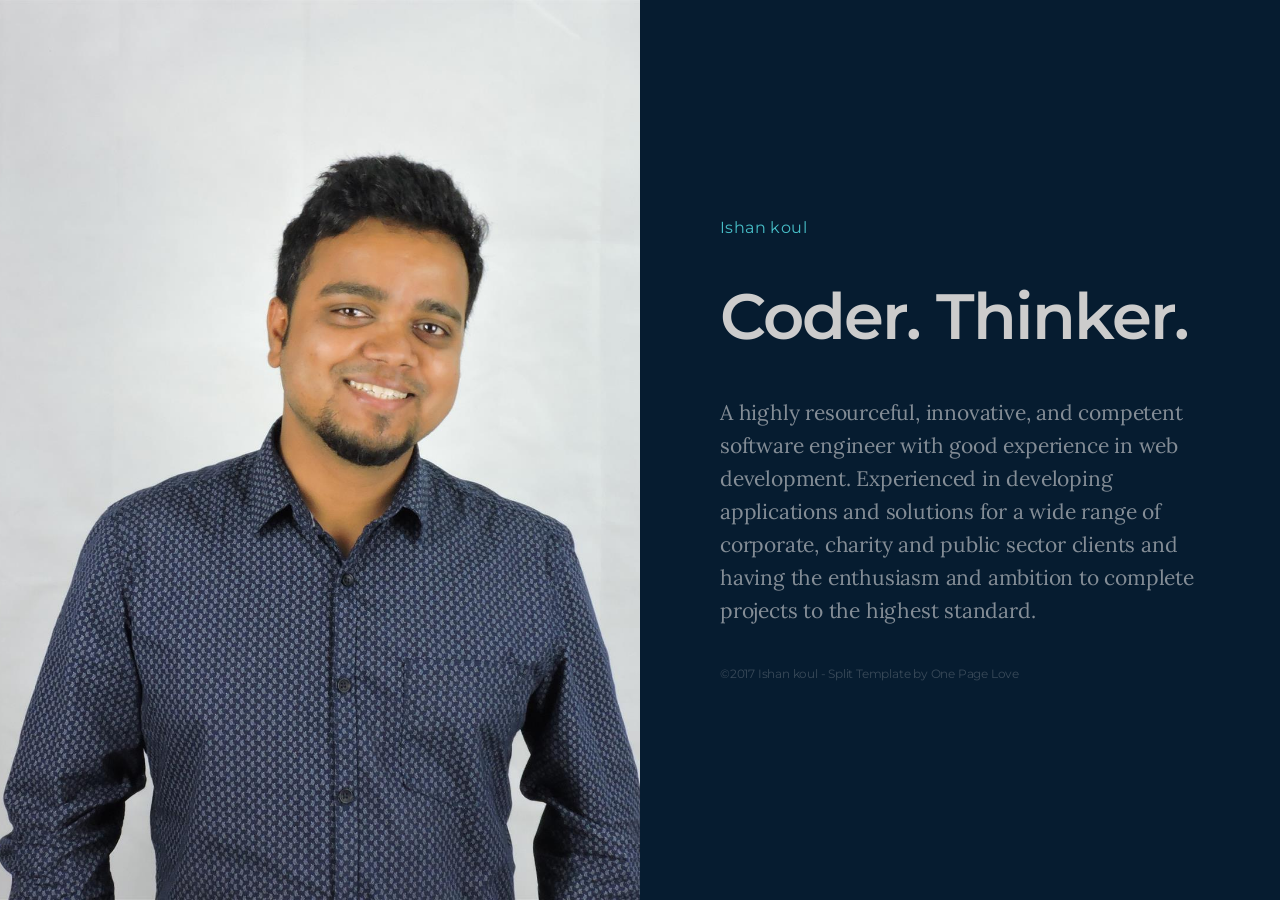
<file: index.html>
<!DOCTYPE html>
<html lang="en-US">

<head>

	<meta charset="UTF-8" />
	<meta http-equiv="X-UA-Compatible" content="IE=edge" />
	
	<!-- SEO -->
	<title>Ishan Koul - Bio</title>
	<meta name="description" content="Bio of Ishan koul" />
	<meta name="robots" content="index, follow" />
	<meta name="referrer" content="always" />

	<!-- Social & Open Graph -->

	<!-- Favicon -->
	<link rel="icon" type="image/png" href="images/favicon.png" sizes="32x32">

	<!-- Styles -->
	<link rel='stylesheet' href='assets/css/split.css' type='text/css' media='screen' />
	<meta name="viewport" content="width=device-width,initial-scale=1" />

</head>

<body id="fullsingle" class="page-template-page-fullsingle-split">

<div class="fs-split">

	<!-- Image Side -->
	<div class="split-image">

	</div>

	<!-- Content Side -->
	<div class="split-content">

		<div class="split-content-vertically-center">
		
			<div class="split-intro">
				
				<h1>Ishan koul</h1>

				<span class="tagline">Coder. Thinker.</span>

			</div>

			<div class="split-bio">
				
				<p>A highly resourceful, innovative, and competent software engineer with good experience in web development. Experienced in developing applications and solutions for a wide range of corporate, charity and public sector clients and having the enthusiasm and ambition to complete projects to the highest standard. </p>

			</div>

			<div class="split-credit">

					<p>©2017 <a href="#">Ishan koul</a> - <a href="https://onepagelove.com/split">Split Template</a> by <a href="https://onepagelove.com">One Page Love</a></p>
	
					<!-- 
					To edit this credit you can remove the CC3.0 license for only $5 here: https://onepagelove.com/split 
					this really helps contribute towards us developing more templates and means the world to me!
					Cheers, Rob (@robhope)
					-->
	
				</div>

		</div>

	</div>

</div>

</body>
</html>
</file>
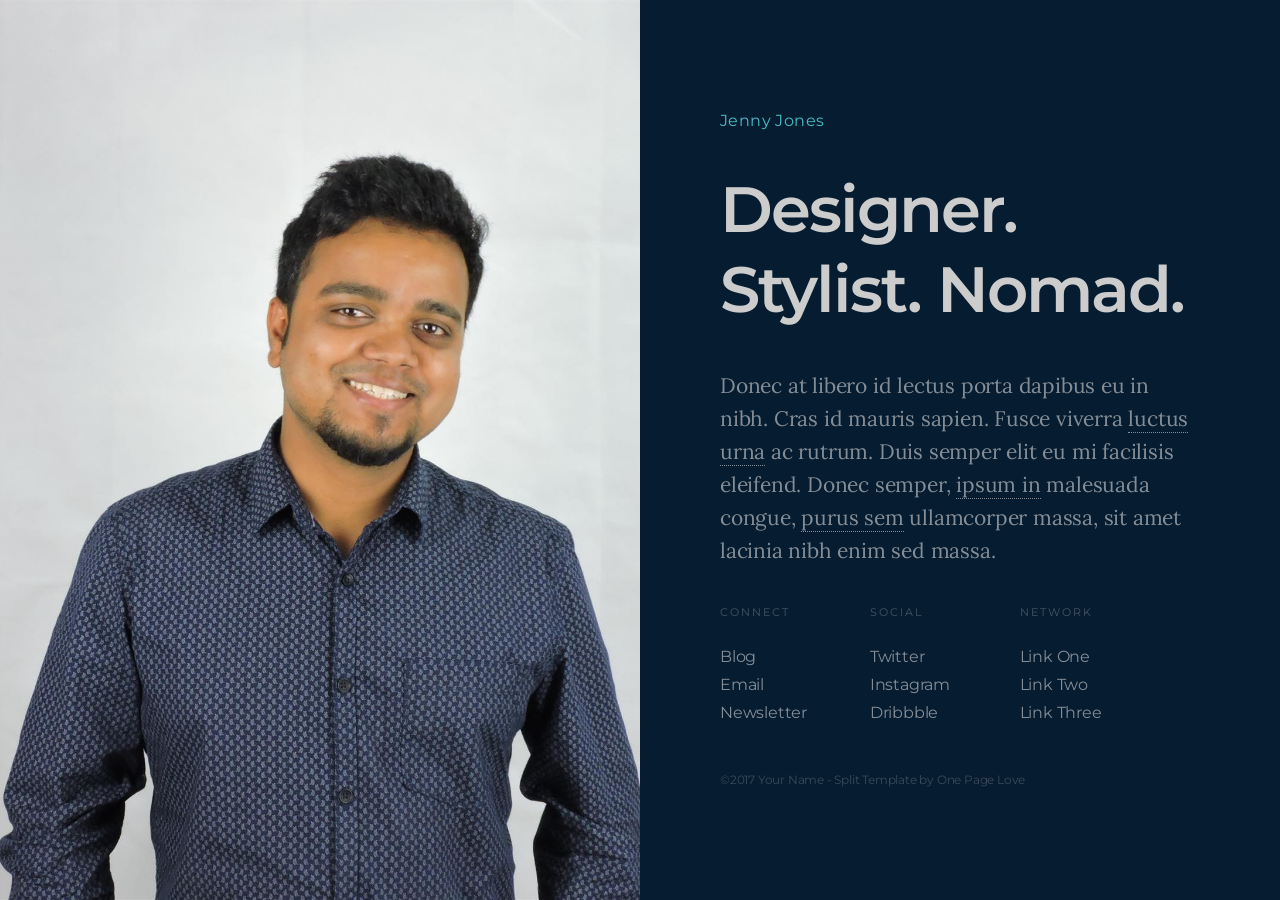
<file: index-video-hosted.html>
<!DOCTYPE html>
<html lang="en-US">

<head>

	<meta charset="UTF-8" />
	<meta http-equiv="X-UA-Compatible" content="IE=edge" />
	
	<!-- SEO -->
	<title>Split with Self-Hosted Video - HTML Template Demo</title>
	<meta name="description" content="Split is a centrally-divided layout for a professional online presense with a big image or video left with alongside content." />
	<meta name="robots" content="index, follow" />
	<meta name="referrer" content="always" />

	<!-- Social & Open Graph -->
	<meta property="og:title" content="Split with Self-Hosted Video - HTML Template Demo" />
	<meta property="og:description" content="Split is a centrally-divided layout for a professional online presence with a big image or video left with alongside content." />
	<meta property="og:image" content="https://demo.onepagelove.com/fullsingle-html/split/images/social.jpg"> <!-- include your hosted image full URL -->
	<meta property="og:url" content="https://demo.onepagelove.com/fullsingle-html/split/index-video-hosted.html" />
	<meta name="twitter:title" content="Split with Self-Hosted Video - HTML Template Demo" >
	<meta name="twitter:description" content="Split is a centrally-divided layout for a professional online presence with a big image or video left with alongside content." />
	<meta name="twitter:image" content="https://demo.onepagelove.com/fullsingle-html/split/images/social.jpg" /> <!-- include your hosted image full URL -->
	<meta name="twitter:card" content="summary_large_image" />
	<meta name="twitter:site" content="@onepagelove" />
	<meta name="twitter:creator" content="@robhope" />

	<!-- Favicon -->
	<link rel="icon" type="image/png" href="images/favicon.png" sizes="32x32">
	
	<!-- Styles -->
	<link rel='stylesheet' href='assets/css/split.css' type='text/css' media='screen' />
	<meta name="viewport" content="width=device-width,initial-scale=1" />

</head>

<body id="fullsingle" class="page-template-page-fullsingle-split">

<div class="fs-split">

	<!-- Self-Hosted Video Side -->
	<div class="split-image split-video">
		<video class="video" muted autoplay loop src="videos/background.mp4"></video>	
	</div>

	<!-- Content Side -->
	<div class="split-content">

		<div class="split-content-vertically-center">
		
			<div class="split-intro">
				
				<h1>Jenny Jones</h1>

				<span class="tagline">Designer. Stylist. Nomad.</span>

			</div>

			<div class="split-bio">
				
				<p>Donec at libero id lectus porta dapibus eu in nibh. Cras id mauris sapien. Fusce viverra <a href="#">luctus urna</a> ac rutrum. Duis semper elit eu mi facilisis eleifend. Donec semper, <a href="#">ipsum in</a> malesuada congue, <a href="#">purus sem</a> ullamcorper massa, sit amet lacinia nibh enim sed massa. </p>

			</div>

			<div class="split-lists">
				
				<div class="split-list">

					<h3>Connect</h3>

					<ul>
						<li><a href="#">Blog</a></li>
						<li><a href="#">Email</a></li>
						<li><a href="#">Newsletter</a></li>
					</ul>

				</div>

				<div class="split-list">

					<h3>Social</h3>

					<ul>
						<li><a href="#">Twitter</a></li>
						<li><a href="#">Instagram</a></li>
						<li><a href="#">Dribbble</a></li>
					</ul>

				</div>

				<div class="split-list">

					<h3>Network</h3>

					<ul>
						<li><a href="#">Link One</a></li>
						<li><a href="#">Link Two</a></li>
						<li><a href="#">Link Three</a></li>
					</ul>

				</div>
				
			</div>

			<div class="split-credit">

				<p>&copy;2017 <a href="#">Your Name</a> - <a href="https://onepagelove.com/split">Split Template</a> by <a href="https://onepagelove.com">One Page Love</a></p>

				<!-- 
				To edit this credit you can remove the CC3.0 license for only $5 here: https://onepagelove.com/split 
				this really helps contribute towards us developing more templates and means the world to me!
				Cheers, Rob (@robhope)
				-->

			</div>		

		</div>

	</div>

</div>

</body>
</html>
</file>
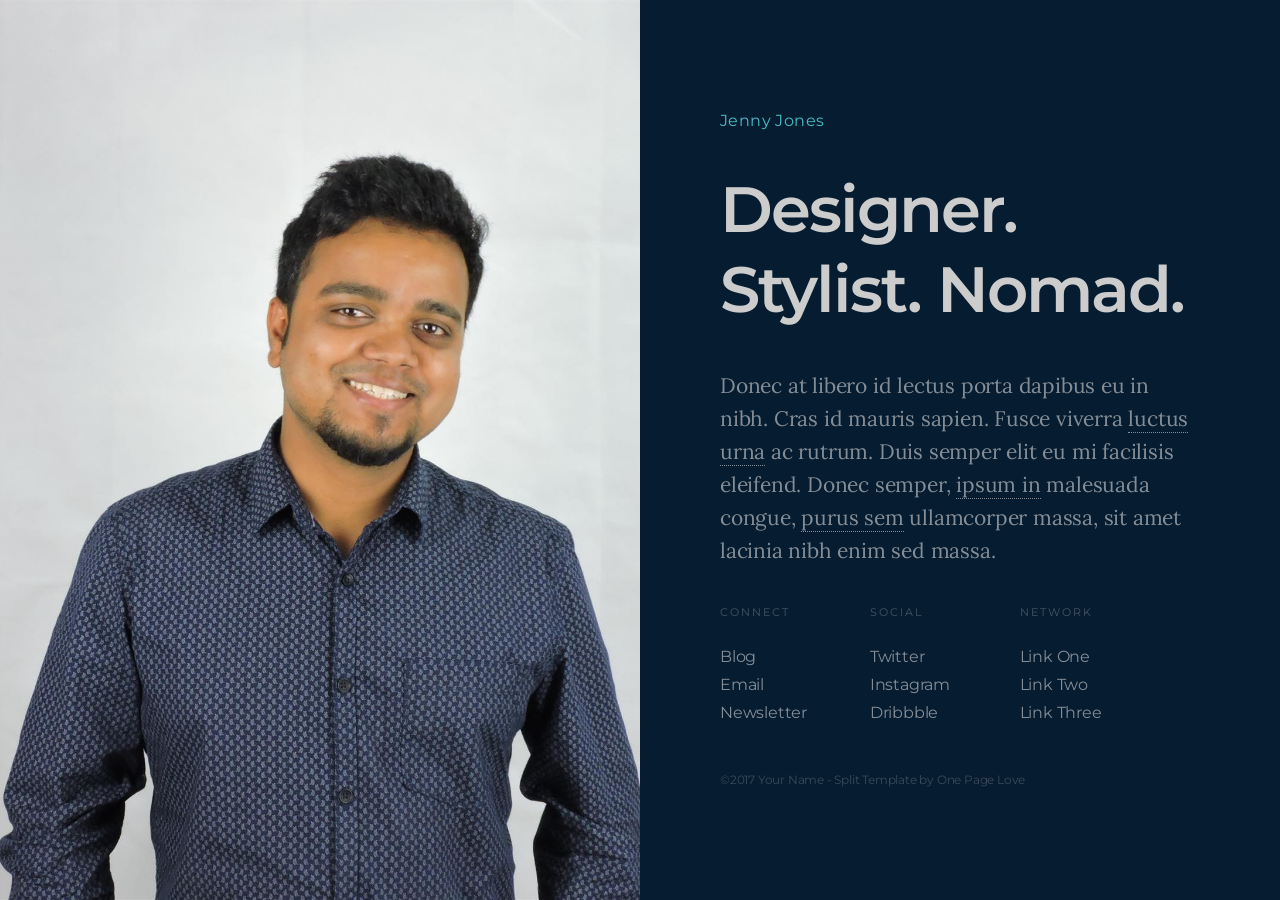
<file: index-youtube.html>
<!DOCTYPE html>
<html lang="en-US">

<head>

	<meta charset="UTF-8" />
	<meta http-equiv="X-UA-Compatible" content="IE=edge" />
	
	<!-- SEO -->
	<title>Split with YouTube Video - HTML Template Demo</title>
	<meta name="description" content="Split is a centrally-divided layout for a professional online presense with a big image or video left with alongside content." />
	<meta name="robots" content="index, follow" />
	<meta name="referrer" content="always" />

	<!-- Social & Open Graph -->
	<meta property="og:title" content="Split with YouTube Video - HTML Template Demo" />
	<meta property="og:description" content="Split is a centrally-divided layout for a professional online presence with a big image or video left with alongside content." />
	<meta property="og:image" content="https://demo.onepagelove.com/fullsingle-html/split/images/social.jpg"> <!-- include your hosted image full URL -->
	<meta property="og:url" content="https://demo.onepagelove.com/fullsingle-html/split/index-youtube.html" />
	<meta name="twitter:title" content="Split with YouTube Video - HTML Template Demo" >
	<meta name="twitter:description" content="Split is a centrally-divided layout for a professional online presence with a big image or video left with alongside content." />
	<meta name="twitter:image" content="https://demo.onepagelove.com/fullsingle-html/split/images/social.jpg" /> <!-- include your hosted image full URL -->
	<meta name="twitter:card" content="summary_large_image" />
	<meta name="twitter:site" content="@onepagelove" />
	<meta name="twitter:creator" content="@robhope" />

	<!-- Favicon -->
	<link rel="icon" type="image/png" href="images/favicon.png" sizes="32x32">
	
	<!-- Styles -->
	<link rel='stylesheet' href='assets/css/split.css' type='text/css' media='screen' />
	<meta name="viewport" content="width=device-width,initial-scale=1" />

</head>

<body id="fullsingle" class="page-template-page-fullsingle-split">

<div class="fs-split">

	<!-- YouTube Video Side -->
	<div class="split-image split-video">
	<div class="video-wrap">
		<div class="video-container">
			<iframe class="video-content" src="https://www.youtube.com/embed/dk9uNWPP7EA?rel=0&amp;controls=0&amp;showinfo=0&amp;autoplay=1&amp;loop=1&amp;mute=1&playlist=dk9uNWPP7EA" frameborder="0" allowfullscreen></iframe>
		</div>
	</div>
	</div>

	<!-- Content Side -->
	<div class="split-content">

		<div class="split-content-vertically-center">
		
			<div class="split-intro">
				
				<h1>Jenny Jones</h1>

				<span class="tagline">Designer. Stylist. Nomad.</span>

			</div>

			<div class="split-bio">
				
				<p>Donec at libero id lectus porta dapibus eu in nibh. Cras id mauris sapien. Fusce viverra <a href="#">luctus urna</a> ac rutrum. Duis semper elit eu mi facilisis eleifend. Donec semper, <a href="#">ipsum in</a> malesuada congue, <a href="#">purus sem</a> ullamcorper massa, sit amet lacinia nibh enim sed massa. </p>

			</div>

			<div class="split-lists">
				
				<div class="split-list">

					<h3>Connect</h3>

					<ul>
						<li><a href="#">Blog</a></li>
						<li><a href="#">Email</a></li>
						<li><a href="#">Newsletter</a></li>
					</ul>

				</div>

				<div class="split-list">

					<h3>Social</h3>

					<ul>
						<li><a href="#">Twitter</a></li>
						<li><a href="#">Instagram</a></li>
						<li><a href="#">Dribbble</a></li>
					</ul>

				</div>

				<div class="split-list">

					<h3>Network</h3>

					<ul>
						<li><a href="#">Link One</a></li>
						<li><a href="#">Link Two</a></li>
						<li><a href="#">Link Three</a></li>
					</ul>

				</div>
				
			</div>

			<div class="split-credit">

				<p>&copy;2017 <a href="#">Your Name</a> - <a href="https://onepagelove.com/split">Split Template</a> by <a href="https://onepagelove.com">One Page Love</a></p>

				<!-- 
				To edit this credit you can remove the CC3.0 license for only $5 here: https://onepagelove.com/split 
				this really helps contribute towards us developing more templates and means the world to me!
				Cheers, Rob (@robhope)
				-->

			</div>		

		</div>

	</div>

</div>

</body>
</html>
</file>
<file: assets/css/split.css>
/*
Template Name: Split
Author: One Page Love
Author URI: https://onepagelove.com
Template URI: https://onepagelove.com/split
Description: Split is a centrally-divided layout for a professional online presence with a big image or video left with alongside content.
*/
/* -- CSS Reset -- */
@import url("https://fonts.googleapis.com/css?family=Montserrat:400,600");
@import url("https://fonts.googleapis.com/css?family=Lora");
html, body, div, span, applet, object, iframe,
h1, h2, h3, h4, h5, h6, p, blockquote, pre,
a, abbr, acronym, address, big, cite, code,
del, dfn, em, img, ins, kbd, q, s, samp,
small, strike, strong, sub, sup, tt, var,
b, u, i, center,
dl, dt, dd, ol, ul, li,
fieldset, form, label, legend,
table, caption, tbody, tfoot, thead, tr, th, td,
article, aside, canvas, details, embed,
figure, figcaption, footer, header, hgroup,
menu, nav, output, ruby, section, summary,
time, mark, audio, video {
  margin: 0;
  padding: 0;
  border: 0;
  font-size: 100%;
  font: inherit;
  vertical-align: baseline; }

article, aside, details, figcaption, figure,
footer, header, hgroup, menu, nav, section {
  display: block; }

body {
  line-height: 1; }

ol, ul {
  list-style: none; }

blockquote, q {
  quotes: none; }

blockquote:before, blockquote:after,
q:before, q:after {
  content: '';
  content: none; }

table {
  border-collapse: collapse;
  border-spacing: 0; }

* {
  -webkit-font-smoothing: antialiased;
  -moz-osx-font-smoothing: grayscale;
  text-rendering: optimizeLegibility;
  -moz-font-feature-settings: "liga" on;
  margin: 0; }

img.alignright {
  float: right; }

img.alignleft {
  float: left; }

img.aligncenter {
  clear: both;
  display: block;
  margin-right: auto;
  margin-left: auto; }

body {
  background-color: #FFFFFF;
  border-style: none; }

body,
p,
a,
a:hover {
  color: #000000; }

a,
a:hover {
  text-decoration: none;
  border: none;
  border-style: none;
  box-shadow: none; }

/* -- Content -- */
@-webkit-keyframes fadein {
  from {
    opacity: 0; }
  to {
    opacity: 1; } }
@keyframes fadein {
  from {
    opacity: 0; }
  to {
    opacity: 1; } }

html {
  background-color: #061C30; }

body.page-template-page-fullsingle-split {
  background-color: #061C30;
  font-family: 'Montserrat', sans-serif;
  font-weight: 400;
  font-size: 21px;
  line-height: 33px;
  letter-spacing: -0.2px;
  color: #848d96;
  -webkit-animation: fadein 2s;
          animation: fadein 2s; }
  body.page-template-page-fullsingle-split p {
    color: #848d96; }

.fs-split {
  width: 100vw;
  height: 100vh;
  display: -webkit-box;
  display: -ms-flexbox;
  display: flex; }
  @media (max-width: 800px) {
    .fs-split {
      height: auto;
      -ms-flex-wrap: wrap;
          flex-wrap: wrap; } }
  .fs-split .split-image {
    width: 50%;
    height: 100vh;
    background-image: url("../../images/background.jpg");
    background-position: center center;
    background-size: cover; }
    @media (max-width: 800px) {
      .fs-split .split-image {
        height: 80vh;
        width: 100%; } }
  .fs-split .split-content {
    width: 50%;
    min-height: 100vh;
    display: -webkit-box;
    display: -ms-flexbox;
    display: flex;
    -webkit-box-align: center;
        -ms-flex-align: center;
            align-items: center;
    -webkit-box-pack: center;
        -ms-flex-pack: center;
            justify-content: center;
    overflow: auto; }
    @media (max-width: 800px) {
      .fs-split .split-content {
        width: 100%;
        height: auto; } }
    .fs-split .split-content .split-content-vertically-center {
      padding: 80px;
      max-width: 640px;
      margin-top: auto;
      margin-bottom: auto; }
      @media (max-width: 1200px) {
        .fs-split .split-content .split-content-vertically-center {
          padding: 60px; } }
      @media (max-width: 800px) {
        .fs-split .split-content .split-content-vertically-center {
          padding: 40px; } }

.split-intro {
  font-weight: 600;
  font-size: 64px;
  line-height: 80px;
  letter-spacing: -2px; }
  .split-intro h1 {
    font-weight: 400;
    text-transform: inherit;
    font-size: 16px;
    line-height: 16px;
    margin-bottom: 40px;
    letter-spacing: 0.4px;
    color: #47bec7; }
  .split-intro .tagline {
    color: #CCCCCC; }

.split-bio {
  padding: 40px 0 40px 0;
  font-family: 'Lora', serif; }
  @media (max-width: 1200px) {
    .split-bio {
      padding: 30px 0; } }
  @media (max-width: 800px) {
    .split-bio {
      padding: 20px 0; } }
  .split-bio p {
    color: #848d96; }
  .split-bio a {
    color: #848d96;
    transition-duration: 0.5s;
    border-bottom: 1px dotted #848d96; }
    .split-bio a:hover {
      color: #CA486d;
      transition-duration: 0.1s;
      border-bottom: 1px dotted #CA486d; }

.split-lists .split-list {
  width: 30%;
  display: inline-block;
  margin-bottom: 40px; }
  @media (max-width: 500px) {
    .split-lists .split-list {
      width: 90%; } }
  .split-lists .split-list h3 {
    font-weight: 400;
    text-transform: uppercase;
    font-size: 11px;
    line-height: 11px;
    margin-bottom: 31px;
    color: #848d96;
    letter-spacing: 2px;
    opacity: 0.5; }
  .split-lists .split-list ul li {
    font-size: 16px;
    line-height: 16px;
    margin-bottom: 12px; }
    .split-lists .split-list ul li a {
      color: #848d96;
      transition-duration: 0.5s; }
      .split-lists .split-list ul li a:hover {
        color: #CA486d;
        transition-duration: 0.1s; }

.split-credit {
  opacity: 0.4; }
  .split-credit p {
    font-size: 12px;
    line-height: 14px; }
    .split-credit p a {
      color: #848d96; }

.split-video {
  overflow: hidden;
  position: relative; }

.video-wrap {
  position: absolute;
  top: 50%;
  left: 50%;
  -webkit-transform: translate(-50%, -50%);
          transform: translate(-50%, -50%); }

.video-container {
  position: relative;
  overflow: hidden;
  height: 56.25vw;
  width: 100vw; }
  @media (max-aspect-ratio: 16 / 9) {
    .video-container {
      height: 100vh;
      width: 177.7777777778vh; } }

.video-container iframe,
.video-container object,
.video-container embed {
  position: absolute;
  top: 0;
  left: 0;
  width: 100%;
  height: 100%; }

video.video {
  -o-object-fit: cover;
     object-fit: cover;
  -o-object-position: 50% 50%;
     object-position: 50% 50%;
  width: 100%;
  height: 100%; }
</file>
